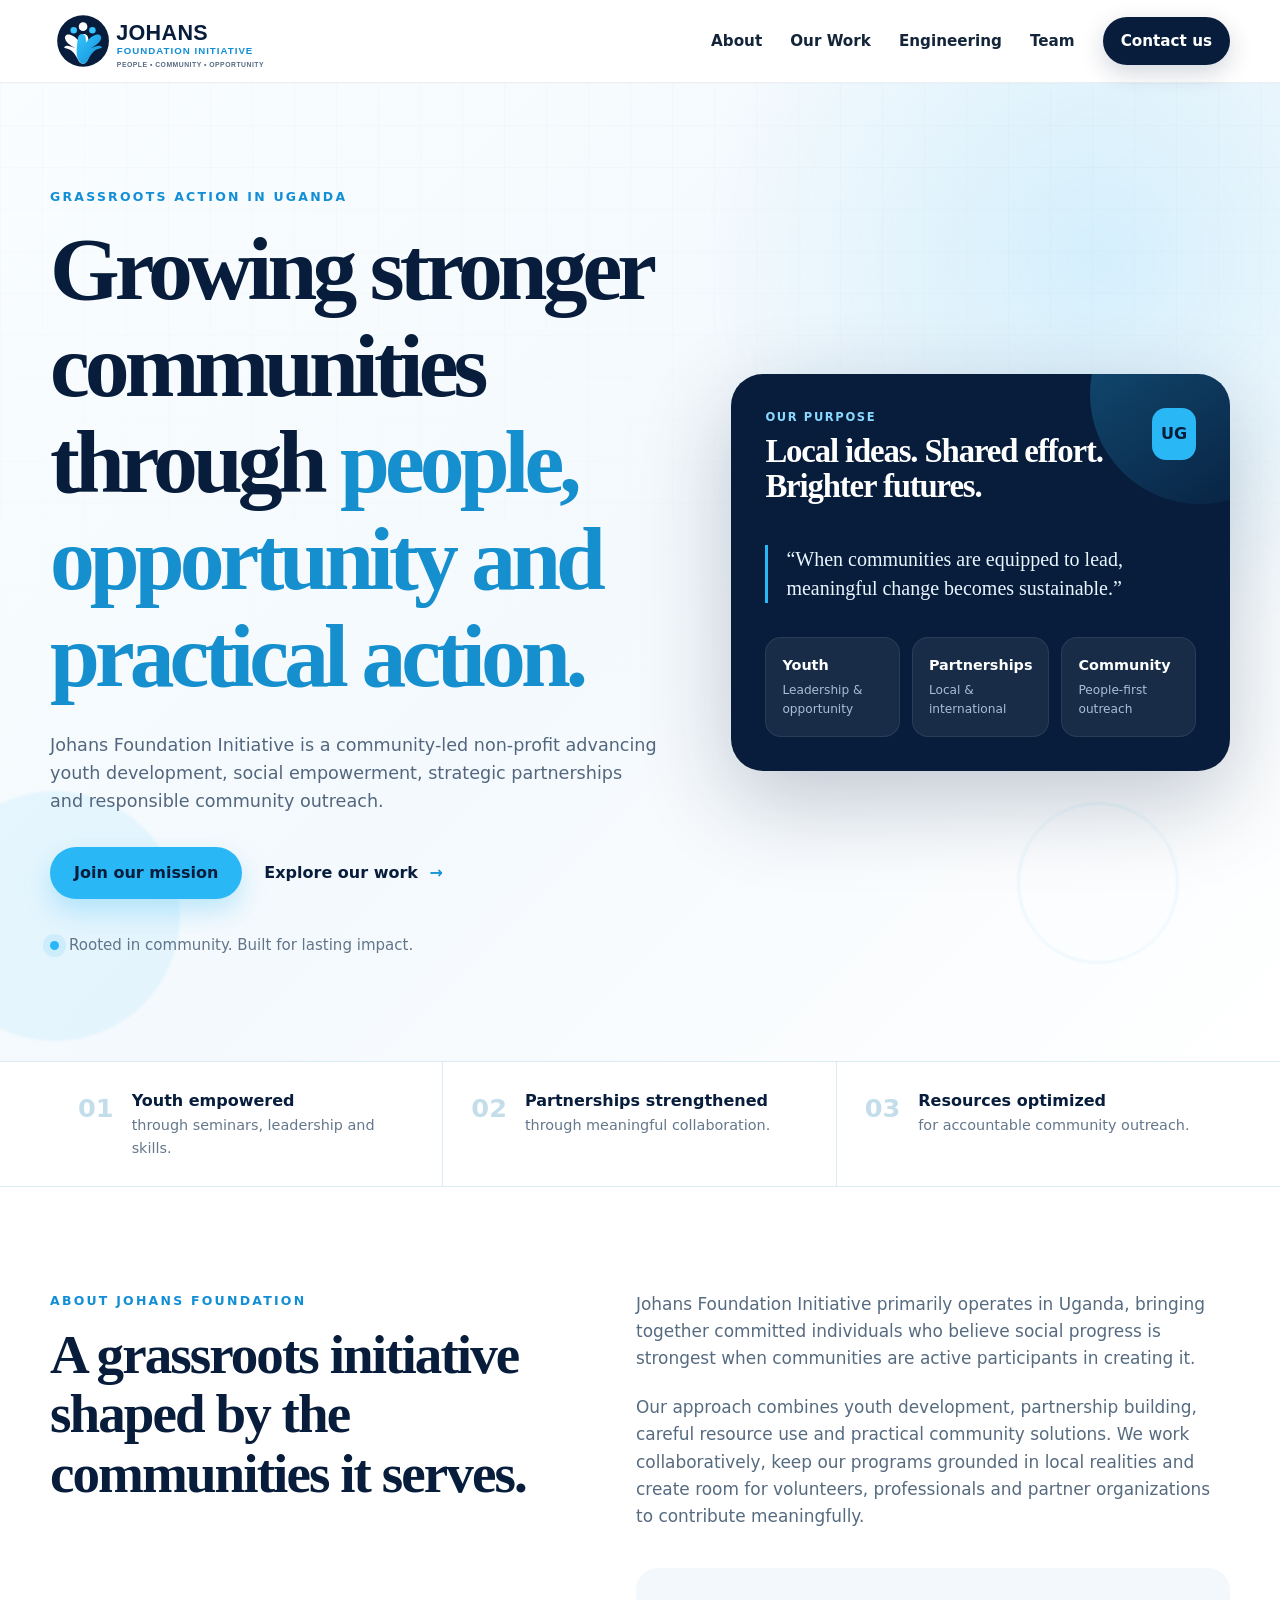
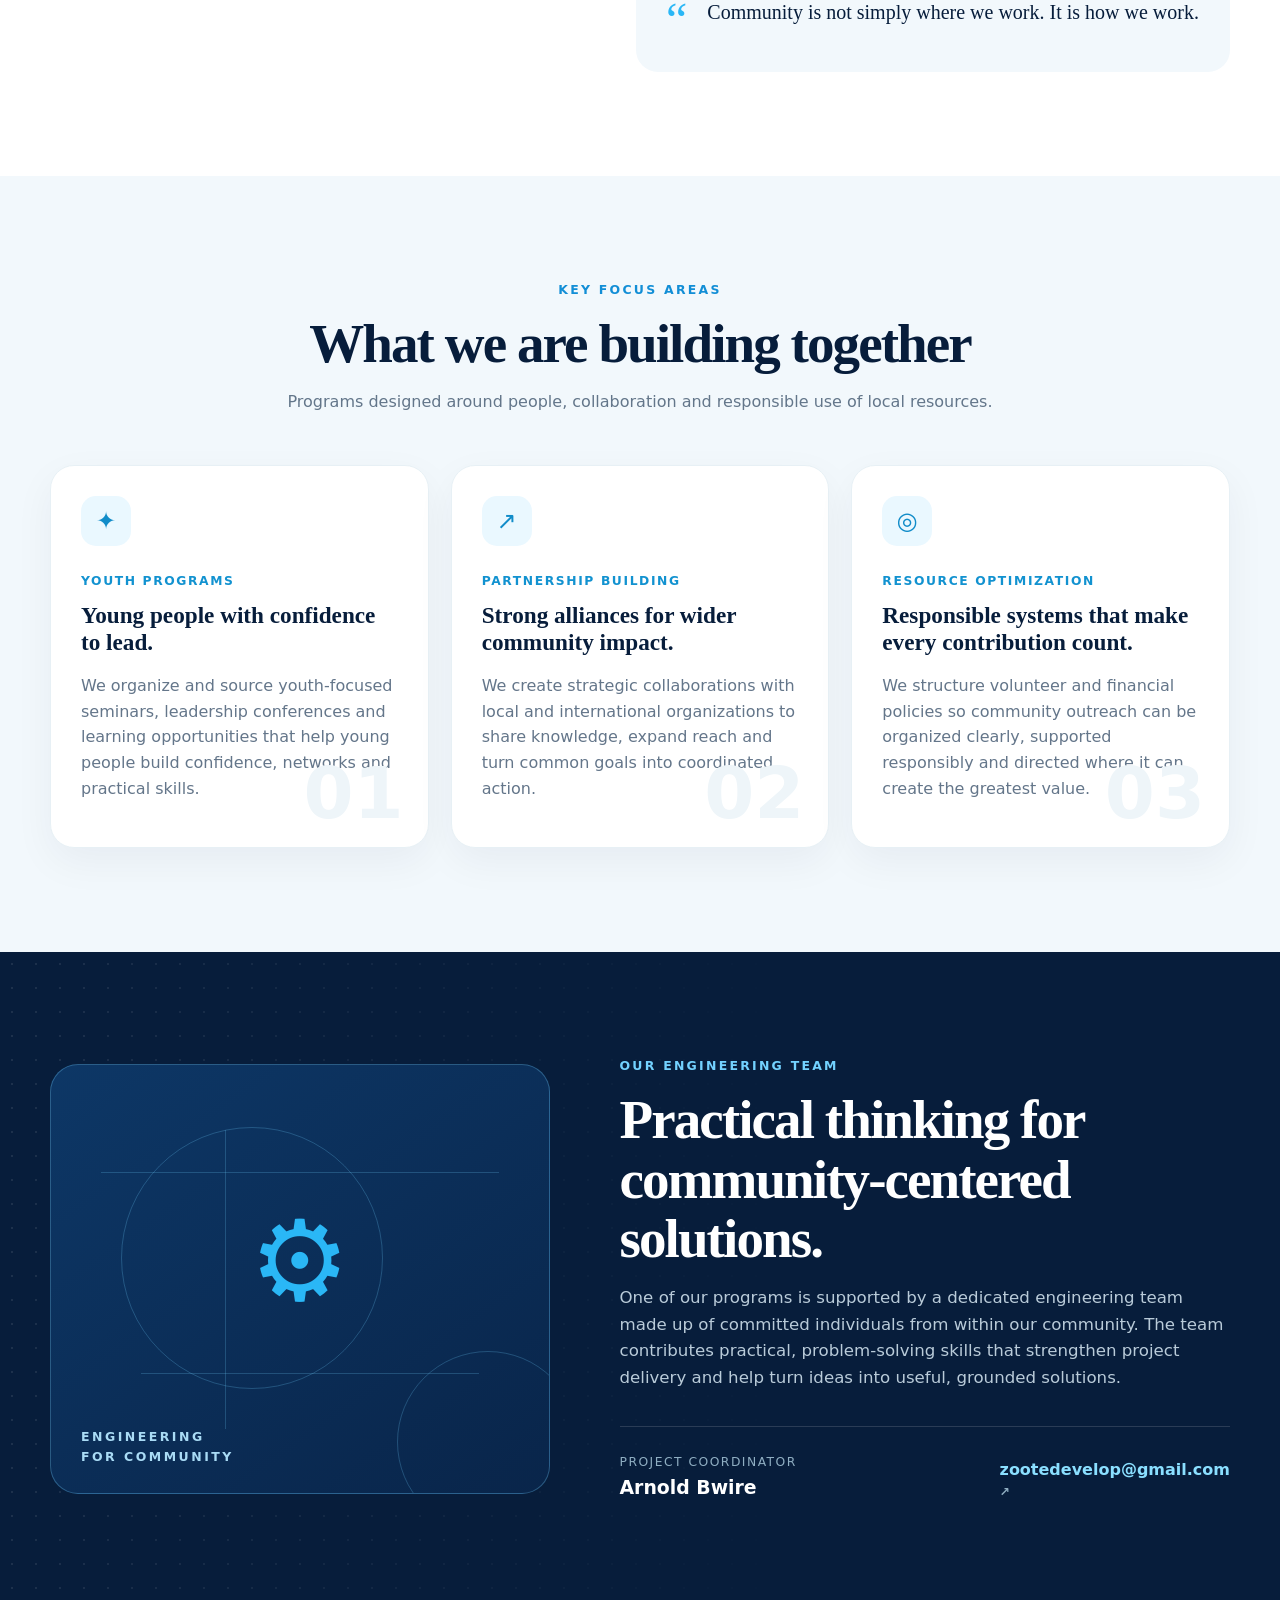
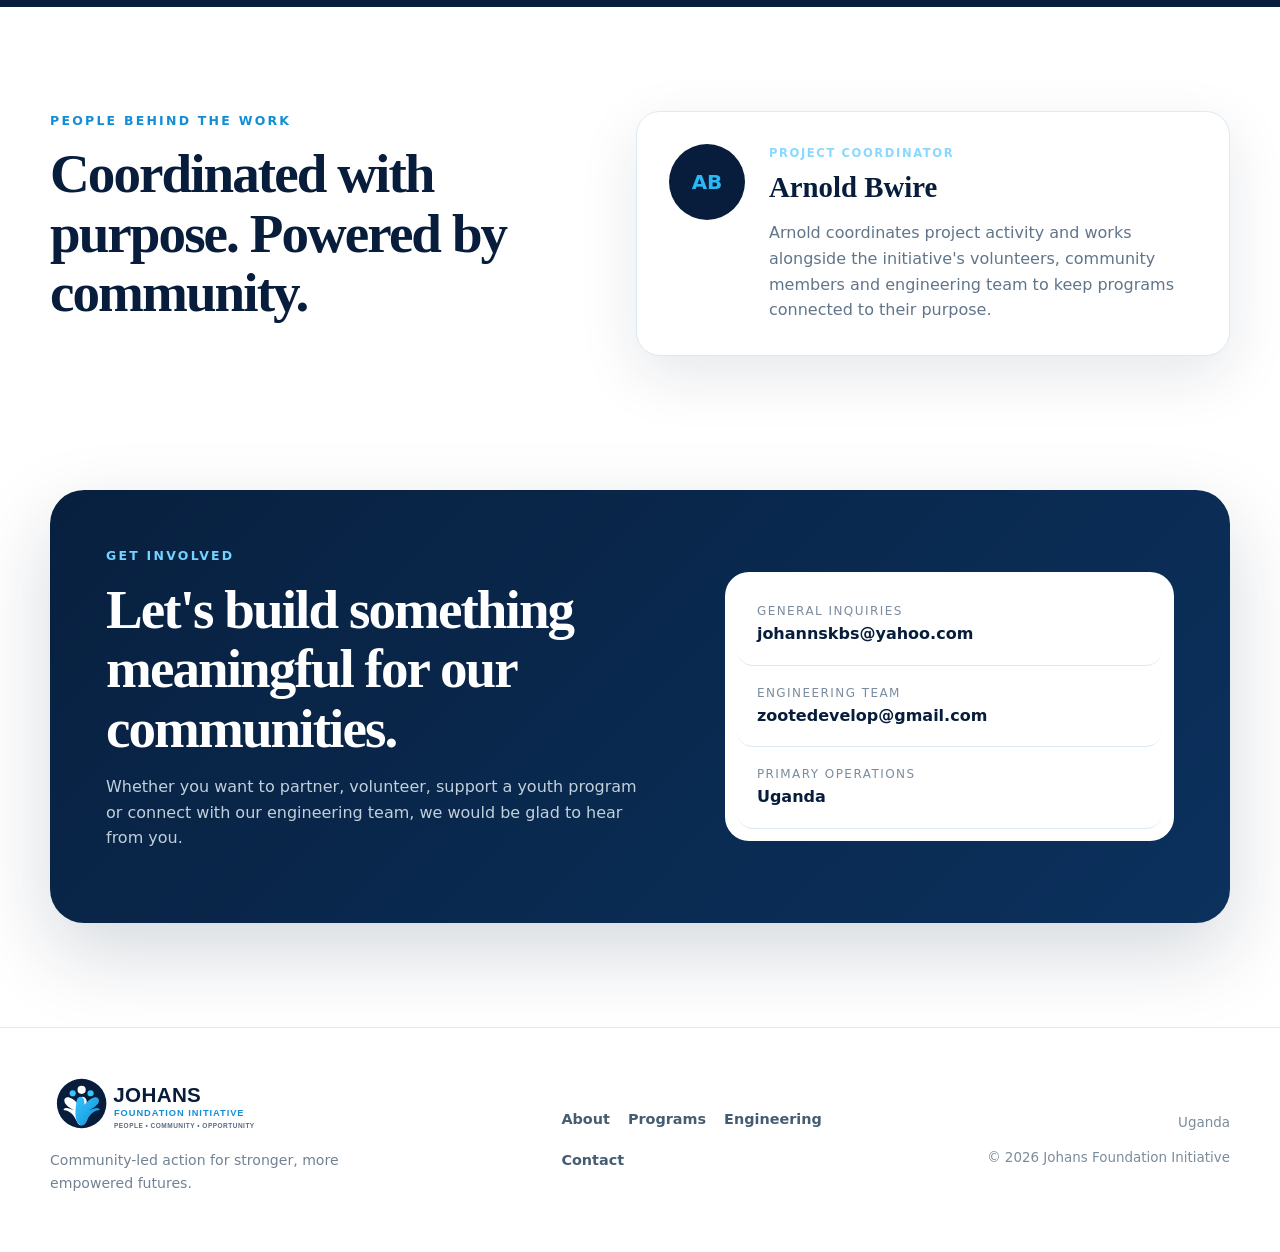
<file: index.html>
<!DOCTYPE html>
<html lang="en">
<head>
  <meta charset="UTF-8" />
  <meta name="viewport" content="width=device-width, initial-scale=1.0" />
  <meta name="description" content="Johans Foundation Initiative is a grassroots non-profit in Uganda focused on youth development, partnerships, community empowerment and practical engineering solutions." />
  <meta name="theme-color" content="#071D3B" />
  <title>Johans Foundation Initiative | Uganda</title>
  <link rel="icon" href="logo.svg" type="image/svg+xml" />
  <link rel="stylesheet" href="styles.css" />
</head>
<body>
  <a class="skip-link" href="#main">Skip to content</a>

  <header class="site-header" id="home">
    <div class="container nav-wrap">
      <a class="brand" href="#home" aria-label="Johans Foundation Initiative home">
        <img src="logo.svg" alt="Johans Foundation Initiative" />
      </a>

      <button class="nav-toggle" aria-expanded="false" aria-controls="site-nav" aria-label="Open navigation">
        <span></span><span></span><span></span>
      </button>

      <nav id="site-nav" class="site-nav" aria-label="Primary navigation">
        <a href="#about">About</a>
        <a href="#focus">Our Work</a>
        <a href="#engineering">Engineering</a>
        <a href="#team">Team</a>
        <a href="#contact" class="nav-cta">Contact us</a>
      </nav>
    </div>
  </header>

  <main id="main">
    <section class="hero section">
      <div class="hero-orb hero-orb-one"></div>
      <div class="hero-orb hero-orb-two"></div>

      <div class="container hero-grid">
        <div class="hero-copy reveal">
          <p class="eyebrow">Grassroots action in Uganda</p>
          <h1>Growing stronger communities through <span>people, opportunity and practical action.</span></h1>
          <p class="hero-text">
            Johans Foundation Initiative is a community-led non-profit advancing youth development,
            social empowerment, strategic partnerships and responsible community outreach.
          </p>
          <div class="hero-actions">
            <a class="btn btn-primary" href="#contact">Join our mission</a>
            <a class="text-link" href="#focus">Explore our work <span aria-hidden="true">→</span></a>
          </div>
          <div class="hero-note">
            <span class="pulse-dot" aria-hidden="true"></span>
            Rooted in community. Built for lasting impact.
          </div>
        </div>

        <div class="hero-card reveal">
          <div class="hero-card-top">
            <div>
              <p class="mini-label">Our purpose</p>
              <h2>Local ideas. Shared effort. Brighter futures.</h2>
            </div>
            <div class="uganda-mark" aria-hidden="true">UG</div>
          </div>
          <div class="hero-quote">
            “When communities are equipped to lead, meaningful change becomes sustainable.”
          </div>
          <div class="hero-points">
            <div><strong>Youth</strong><span>Leadership & opportunity</span></div>
            <div><strong>Partnerships</strong><span>Local & international</span></div>
            <div><strong>Community</strong><span>People-first outreach</span></div>
          </div>
        </div>
      </div>
    </section>

    <section class="trust-strip" aria-label="Johans Foundation commitments">
      <div class="container trust-grid">
        <div><span>01</span><p><strong>Youth empowered</strong><br />through seminars, leadership and skills.</p></div>
        <div><span>02</span><p><strong>Partnerships strengthened</strong><br />through meaningful collaboration.</p></div>
        <div><span>03</span><p><strong>Resources optimized</strong><br />for accountable community outreach.</p></div>
      </div>
    </section>

    <section class="section about" id="about">
      <div class="container split-grid">
        <div class="section-heading reveal">
          <p class="eyebrow">About Johans Foundation</p>
          <h2>A grassroots initiative shaped by the communities it serves.</h2>
        </div>
        <div class="about-copy reveal">
          <p>
            Johans Foundation Initiative primarily operates in Uganda, bringing together committed
            individuals who believe social progress is strongest when communities are active participants
            in creating it.
          </p>
          <p>
            Our approach combines youth development, partnership building, careful resource use and practical
            community solutions. We work collaboratively, keep our programs grounded in local realities and
            create room for volunteers, professionals and partner organizations to contribute meaningfully.
          </p>
          <div class="quote-card">
            <span class="quote-mark">“</span>
            <p>Community is not simply where we work. It is how we work.</p>
          </div>
        </div>
      </div>
    </section>

    <section class="section focus" id="focus">
      <div class="container">
        <div class="center-heading reveal">
          <p class="eyebrow">Key focus areas</p>
          <h2>What we are building together</h2>
          <p>Programs designed around people, collaboration and responsible use of local resources.</p>
        </div>

        <div class="cards-grid">
          <article class="focus-card reveal">
            <div class="icon-badge" aria-hidden="true">✦</div>
            <p class="card-kicker">Youth Programs</p>
            <h3>Young people with confidence to lead.</h3>
            <p>
              We organize and source youth-focused seminars, leadership conferences and learning opportunities
              that help young people build confidence, networks and practical skills.
            </p>
            <span class="card-index">01</span>
          </article>

          <article class="focus-card reveal">
            <div class="icon-badge" aria-hidden="true">↗</div>
            <p class="card-kicker">Partnership Building</p>
            <h3>Strong alliances for wider community impact.</h3>
            <p>
              We create strategic collaborations with local and international organizations to share knowledge,
              expand reach and turn common goals into coordinated action.
            </p>
            <span class="card-index">02</span>
          </article>

          <article class="focus-card reveal">
            <div class="icon-badge" aria-hidden="true">◎</div>
            <p class="card-kicker">Resource Optimization</p>
            <h3>Responsible systems that make every contribution count.</h3>
            <p>
              We structure volunteer and financial policies so community outreach can be organized clearly,
              supported responsibly and directed where it can create the greatest value.
            </p>
            <span class="card-index">03</span>
          </article>
        </div>
      </div>
    </section>

    <section class="section engineering" id="engineering">
      <div class="container engineering-grid">
        <div class="engineering-visual reveal" aria-hidden="true">
          <div class="blueprint">
            <span class="bp-line bp-a"></span>
            <span class="bp-line bp-b"></span>
            <span class="bp-line bp-c"></span>
            <div class="gear">⚙</div>
            <p>ENGINEERING<br />FOR COMMUNITY</p>
          </div>
        </div>

        <div class="engineering-copy reveal">
          <p class="eyebrow light">Our engineering team</p>
          <h2>Practical thinking for community-centered solutions.</h2>
          <p>
            One of our programs is supported by a dedicated engineering team made up of committed individuals
            from within our community. The team contributes practical, problem-solving skills that strengthen
            project delivery and help turn ideas into useful, grounded solutions.
          </p>
          <div class="engineering-contact">
            <div>
              <span>Project Coordinator</span>
              <strong>Arnold Bwire</strong>
            </div>
            <a href="mailto:zootedevelop@gmail.com">zootedevelop@gmail.com <span aria-hidden="true">↗</span></a>
          </div>
        </div>
      </div>
    </section>

    <section class="section team" id="team">
      <div class="container split-grid">
        <div class="section-heading reveal">
          <p class="eyebrow">People behind the work</p>
          <h2>Coordinated with purpose. Powered by community.</h2>
        </div>
        <div class="team-panel reveal">
          <div class="avatar">AB</div>
          <div>
            <p class="mini-label">Project Coordinator</p>
            <h3>Arnold Bwire</h3>
            <p>
              Arnold coordinates project activity and works alongside the initiative's volunteers,
              community members and engineering team to keep programs connected to their purpose.
            </p>
          </div>
        </div>
      </div>
    </section>

    <section class="section cta-section" id="contact">
      <div class="container cta-panel reveal">
        <div>
          <p class="eyebrow light">Get involved</p>
          <h2>Let's build something meaningful for our communities.</h2>
          <p>
            Whether you want to partner, volunteer, support a youth program or connect with our engineering
            team, we would be glad to hear from you.
          </p>
        </div>

        <div class="contact-box">
          <a href="mailto:johannskbs@yahoo.com">
            <span>General inquiries</span>
            <strong>johannskbs@yahoo.com</strong>
          </a>
          <a href="mailto:zootedevelop@gmail.com">
            <span>Engineering team</span>
            <strong>zootedevelop@gmail.com</strong>
          </a>
          <div class="location-row">
            <span>Primary operations</span>
            <strong>Uganda</strong>
          </div>
        </div>
      </div>
    </section>
  </main>

  <footer class="site-footer">
    <div class="container footer-grid">
      <div class="footer-brand">
        <img src="logo.svg" alt="Johans Foundation Initiative" />
        <p>Community-led action for stronger, more empowered futures.</p>
      </div>
      <div class="footer-links">
        <a href="#about">About</a>
        <a href="#focus">Programs</a>
        <a href="#engineering">Engineering</a>
        <a href="#contact">Contact</a>
      </div>
      <div class="footer-meta">
        <p>Uganda</p>
        <p>© <span id="year"></span> Johans Foundation Initiative</p>
      </div>
    </div>
  </footer>

  <script src="script.js"></script>
</body>
</html>
</file>
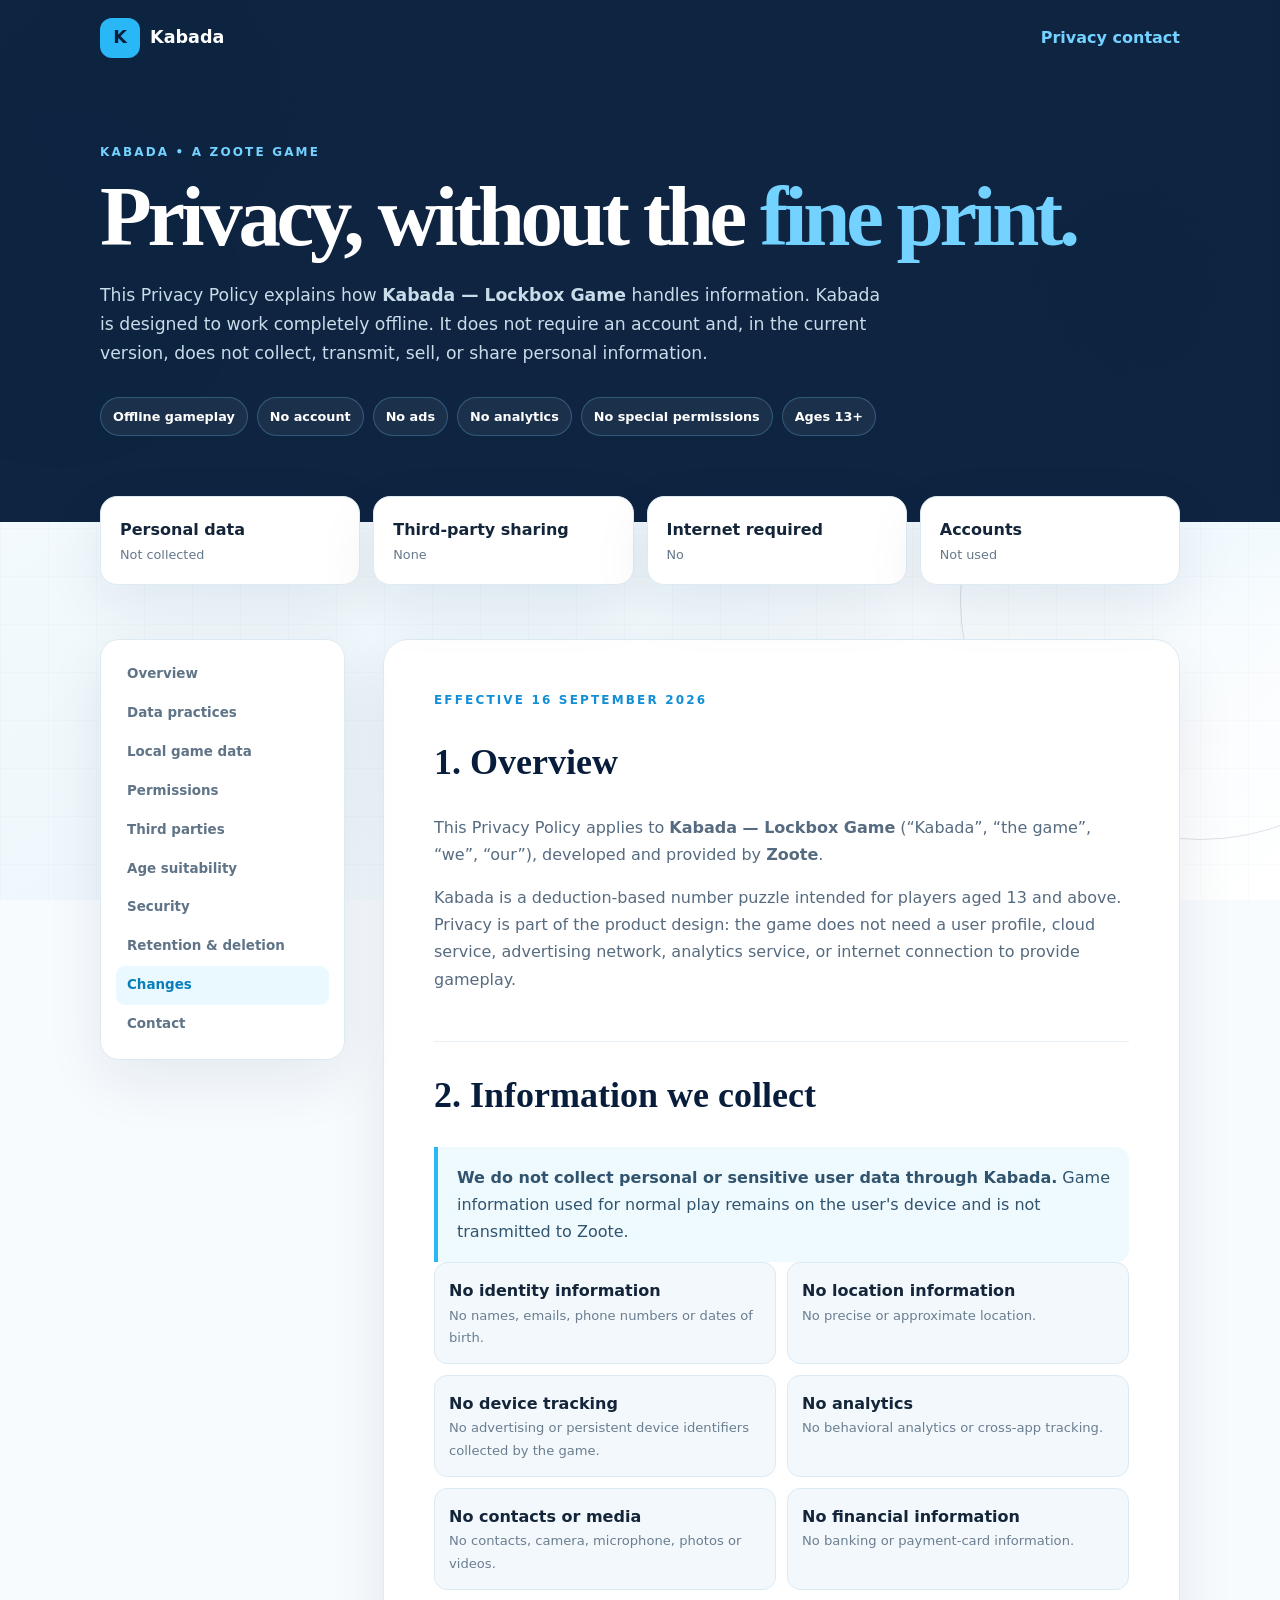
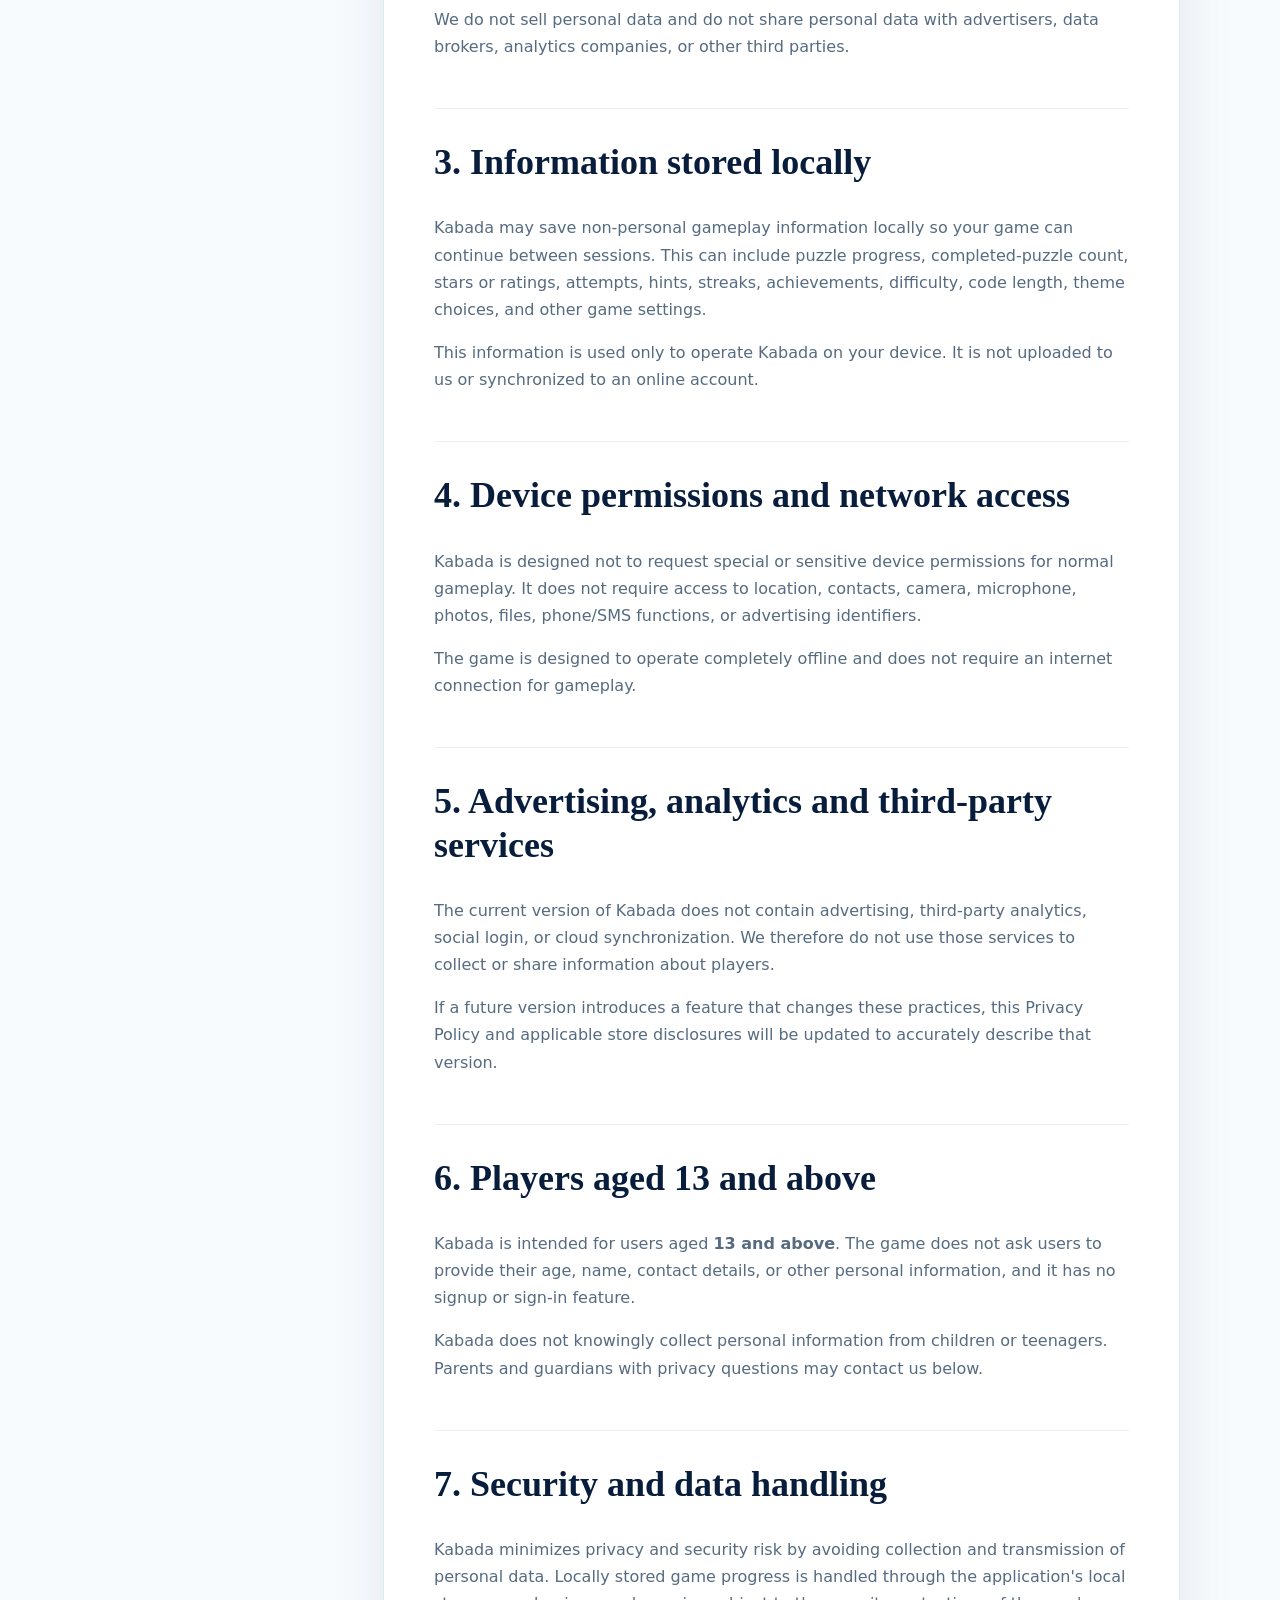
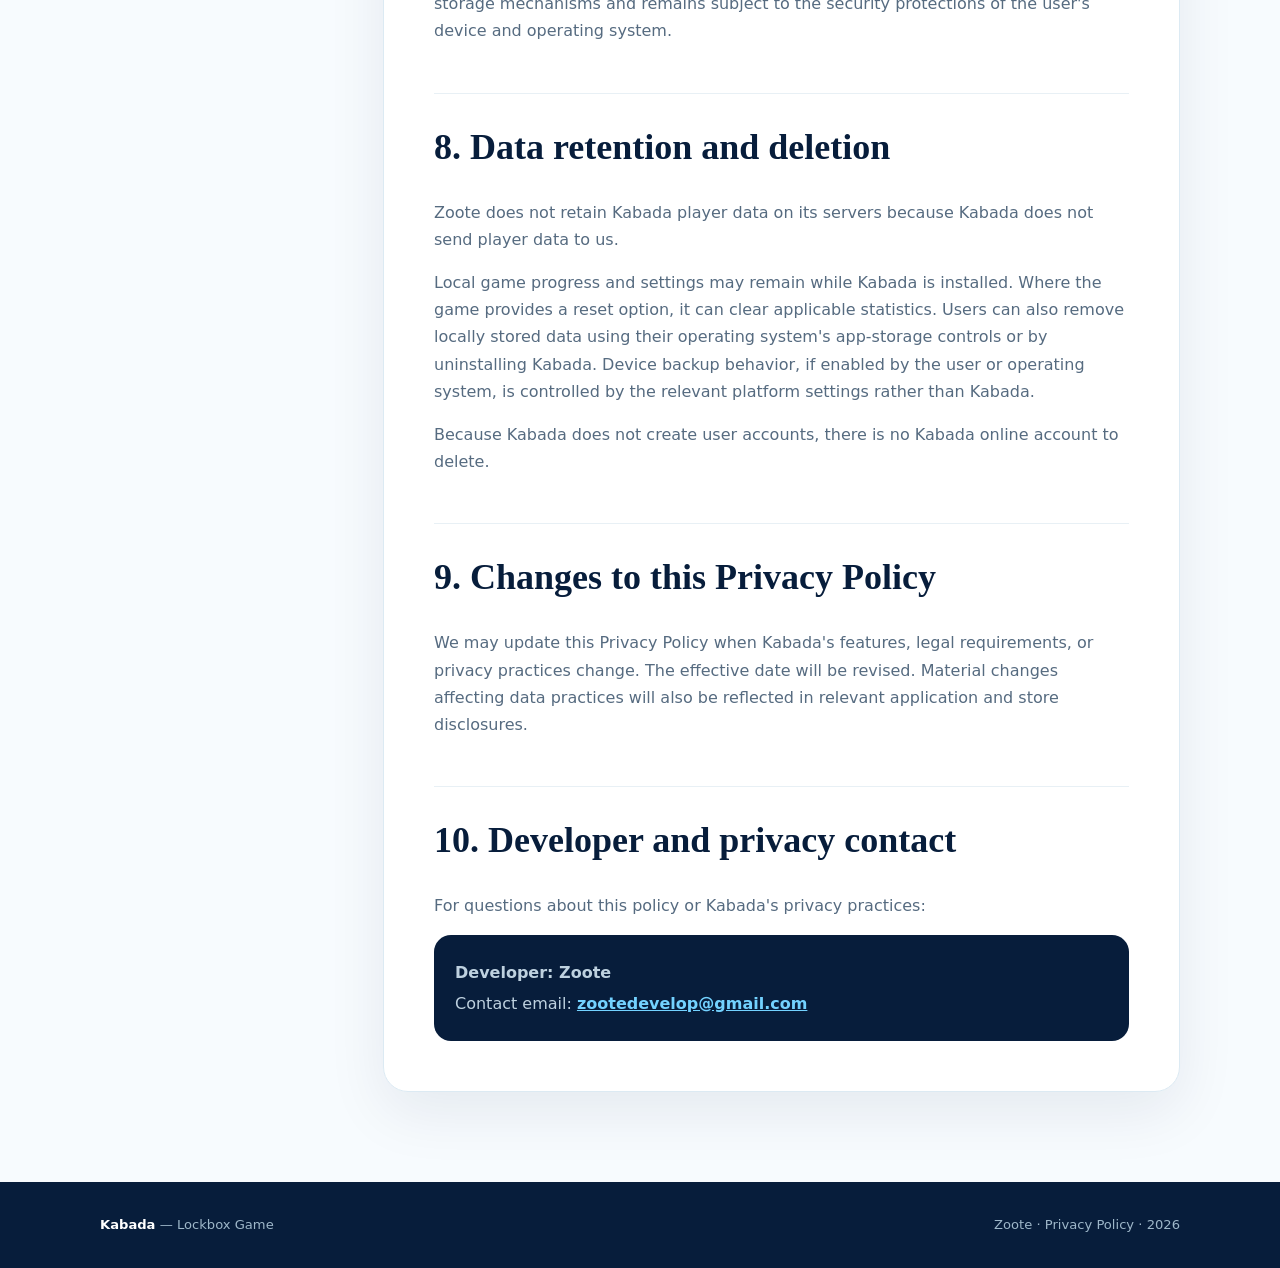
<file: privacy-policy.html>
<!doctype html><html lang="en"><head><meta charset="utf-8"><meta name="viewport" content="width=device-width,initial-scale=1"><meta name="theme-color" content="#071D3B"><title>Privacy Policy | Kabada — Lockbox Game</title>
<style>
:root{--n:#071D3B;--n2:#0B2D55;--s:#2AB7F6;--s2:#73D2FF;--w:#fff;--i:#14253A;--m:#66788C;--soft:#F2F8FC;--line:#DCEAF3}*{box-sizing:border-box}html{scroll-behavior:smooth}body{margin:0;font-family:Inter,system-ui,-apple-system,"Segoe UI",sans-serif;color:var(--i);background:#f7fbfe;line-height:1.7}.bg{position:fixed;inset:0;z-index:-2;overflow:hidden;background:radial-gradient(circle at 10% 10%,#2ab7f626,transparent 28%),radial-gradient(circle at 90% 35%,#73d2ff22,transparent 27%),linear-gradient(145deg,#f9fdff,#eef7fc 55%,#fff)}.grid{position:absolute;inset:0;opacity:.2;background-image:linear-gradient(#071d3b14 1px,transparent 1px),linear-gradient(90deg,#071d3b14 1px,transparent 1px);background-size:48px 48px;animation:move 28s linear infinite}.orb{position:absolute;border-radius:50%;animation:float 18s ease-in-out infinite alternate}.a{width:360px;height:360px;background:#2ab7f622;left:-120px;top:12%}.b{width:480px;height:480px;border:1px solid #071d3b20;right:-160px;top:40%;animation-delay:-7s}@keyframes float{to{transform:translate(80px,-55px) scale(1.12)}}@keyframes move{to{background-position:96px 48px}}.wrap{width:min(1080px,calc(100% - 34px));margin:auto}.top{background:#071d3bf7;color:#fff;overflow:hidden}.nav{height:76px;display:flex;align-items:center;justify-content:space-between}.brand{font-weight:900;font-size:1.1rem}.brand b{display:inline-grid;place-items:center;width:40px;height:40px;border-radius:12px;background:var(--s);color:var(--n);margin-right:10px}.nav a{color:var(--s2);text-decoration:none;font-weight:750}.hero{padding:66px 0 86px}.ey{color:var(--s2);text-transform:uppercase;letter-spacing:.18em;font-size:.75rem;font-weight:850}.hero h1,h2{font-family:Georgia,serif}.hero h1{font-size:clamp(3rem,7vw,5.3rem);line-height:1.04;letter-spacing:-.05em;margin:10px 0 20px}.hero h1 span{color:var(--s2)}.lead{color:#c9dce9;max-width:790px;font-size:1.08rem}.badges{display:flex;flex-wrap:wrap;gap:9px;margin-top:28px}.badges span{border:1px solid #73d2ff42;background:#ffffff0e;border-radius:99px;padding:8px 12px;font-size:.8rem;font-weight:750}main{padding:50px 0 90px}.summary{display:grid;grid-template-columns:repeat(4,1fr);gap:13px;margin-top:-76px;position:relative}.summary div,article,aside{background:#fff;border:1px solid var(--line);box-shadow:0 20px 60px #071d3b14}.summary div{border-radius:17px;padding:19px}.summary strong,.summary span{display:block}.summary span{color:var(--m);font-size:.8rem}.layout{display:grid;grid-template-columns:245px 1fr;gap:38px;margin-top:54px;align-items:start}aside{position:sticky;top:20px;border-radius:19px;padding:15px}aside a{display:block;padding:8px 11px;border-radius:9px;text-decoration:none;color:#607488;font-size:.84rem;font-weight:650}aside a:hover,aside a.on{background:#eaf8ff;color:#087fbb}article{border-radius:25px;padding:clamp(24px,5vw,50px)}section{scroll-margin-top:25px;padding-bottom:32px;margin-bottom:32px;border-bottom:1px solid #e8f0f5}section:last-child{border:0;margin:0;padding:0}h2{font-size:clamp(1.7rem,3vw,2.25rem);line-height:1.2;color:var(--n)}p,li{color:#566b80}.call{border-left:4px solid var(--s);background:#effaff;padding:17px 19px;border-radius:0 13px 13px 0}.call p{margin:0;color:#31546e}.cards{display:grid;grid-template-columns:1fr 1fr;gap:11px}.cards div{background:var(--soft);border:1px solid var(--line);border-radius:13px;padding:14px}.cards strong,.cards span{display:block}.cards span{font-size:.82rem;color:#6b7e90}.contact{background:var(--n);border-radius:17px;padding:21px}.contact p{margin:3px 0;color:#bed1df}.contact a{color:var(--s2);font-weight:800}footer{background:var(--n);color:#9eb7c9;padding:32px 0;font-size:.82rem}.foot{display:flex;justify-content:space-between;gap:18px;flex-wrap:wrap}.reveal{opacity:0;transform:translateY(12px);transition:.65s}.reveal.show{opacity:1;transform:none}@media(max-width:800px){.summary{grid-template-columns:1fr 1fr}.layout{grid-template-columns:1fr}aside{position:relative;display:flex;overflow:auto;white-space:nowrap}aside a{flex:0 0 auto}}@media(max-width:520px){.summary,.cards{grid-template-columns:1fr}.nav a{display:none}}@media(prefers-reduced-motion:reduce){.grid,.orb{animation:none}.reveal{opacity:1;transform:none}}
</style></head><body><div class="bg" aria-hidden="true"><div class="grid"></div><i class="orb a"></i><i class="orb b"></i></div>
<header class="top"><div class="wrap nav"><div class="brand"><b>K</b>Kabada</div><a href="#contact">Privacy contact</a></div><div class="wrap hero"><div class="ey">Kabada • A Zoote Game</div><h1>Privacy, without the <span>fine print.</span></h1><p class="lead">This Privacy Policy explains how <strong>Kabada — Lockbox Game</strong> handles information. Kabada is designed to work completely offline. It does not require an account and, in the current version, does not collect, transmit, sell, or share personal information.</p><div class="badges"><span>Offline gameplay</span><span>No account</span><span>No ads</span><span>No analytics</span><span>No special permissions</span><span>Ages 13+</span></div></div></header>
<main class="wrap"><div class="summary reveal"><div><strong>Personal data</strong><span>Not collected</span></div><div><strong>Third-party sharing</strong><span>None</span></div><div><strong>Internet required</strong><span>No</span></div><div><strong>Accounts</strong><span>Not used</span></div></div><div class="layout">
<aside><a href="#overview">Overview</a><a href="#data">Data practices</a><a href="#local">Local game data</a><a href="#permissions">Permissions</a><a href="#third">Third parties</a><a href="#age">Age suitability</a><a href="#security">Security</a><a href="#retention">Retention & deletion</a><a href="#changes">Changes</a><a href="#contact">Contact</a></aside>
<article>
<section id="overview" class="reveal"><div class="ey" style="color:#128ed6">Effective 16 September 2026</div><h2>1. Overview</h2><p>This Privacy Policy applies to <strong>Kabada — Lockbox Game</strong> (“Kabada”, “the game”, “we”, “our”), developed and provided by <strong>Zoote</strong>.</p><p>Kabada is a deduction-based number puzzle intended for players aged 13 and above. Privacy is part of the product design: the game does not need a user profile, cloud service, advertising network, analytics service, or internet connection to provide gameplay.</p></section>
<section id="data" class="reveal"><h2>2. Information we collect</h2><div class="call"><p><strong>We do not collect personal or sensitive user data through Kabada.</strong> Game information used for normal play remains on the user's device and is not transmitted to Zoote.</p></div><div class="cards"><div><strong>No identity information</strong><span>No names, emails, phone numbers or dates of birth.</span></div><div><strong>No location information</strong><span>No precise or approximate location.</span></div><div><strong>No device tracking</strong><span>No advertising or persistent device identifiers collected by the game.</span></div><div><strong>No analytics</strong><span>No behavioral analytics or cross-app tracking.</span></div><div><strong>No contacts or media</strong><span>No contacts, camera, microphone, photos or videos.</span></div><div><strong>No financial information</strong><span>No banking or payment-card information.</span></div></div><p>We do not sell personal data and do not share personal data with advertisers, data brokers, analytics companies, or other third parties.</p></section>
<section id="local" class="reveal"><h2>3. Information stored locally</h2><p>Kabada may save non-personal gameplay information locally so your game can continue between sessions. This can include puzzle progress, completed-puzzle count, stars or ratings, attempts, hints, streaks, achievements, difficulty, code length, theme choices, and other game settings.</p><p>This information is used only to operate Kabada on your device. It is not uploaded to us or synchronized to an online account.</p></section>
<section id="permissions" class="reveal"><h2>4. Device permissions and network access</h2><p>Kabada is designed not to request special or sensitive device permissions for normal gameplay. It does not require access to location, contacts, camera, microphone, photos, files, phone/SMS functions, or advertising identifiers.</p><p>The game is designed to operate completely offline and does not require an internet connection for gameplay.</p></section>
<section id="third" class="reveal"><h2>5. Advertising, analytics and third-party services</h2><p>The current version of Kabada does not contain advertising, third-party analytics, social login, or cloud synchronization. We therefore do not use those services to collect or share information about players.</p><p>If a future version introduces a feature that changes these practices, this Privacy Policy and applicable store disclosures will be updated to accurately describe that version.</p></section>
<section id="age" class="reveal"><h2>6. Players aged 13 and above</h2><p>Kabada is intended for users aged <strong>13 and above</strong>. The game does not ask users to provide their age, name, contact details, or other personal information, and it has no signup or sign-in feature.</p><p>Kabada does not knowingly collect personal information from children or teenagers. Parents and guardians with privacy questions may contact us below.</p></section>
<section id="security" class="reveal"><h2>7. Security and data handling</h2><p>Kabada minimizes privacy and security risk by avoiding collection and transmission of personal data. Locally stored game progress is handled through the application's local storage mechanisms and remains subject to the security protections of the user's device and operating system.</p></section>
<section id="retention" class="reveal"><h2>8. Data retention and deletion</h2><p>Zoote does not retain Kabada player data on its servers because Kabada does not send player data to us.</p><p>Local game progress and settings may remain while Kabada is installed. Where the game provides a reset option, it can clear applicable statistics. Users can also remove locally stored data using their operating system's app-storage controls or by uninstalling Kabada. Device backup behavior, if enabled by the user or operating system, is controlled by the relevant platform settings rather than Kabada.</p><p>Because Kabada does not create user accounts, there is no Kabada online account to delete.</p></section>
<section id="changes" class="reveal"><h2>9. Changes to this Privacy Policy</h2><p>We may update this Privacy Policy when Kabada's features, legal requirements, or privacy practices change. The effective date will be revised. Material changes affecting data practices will also be reflected in relevant application and store disclosures.</p></section>
<section id="contact" class="reveal"><h2>10. Developer and privacy contact</h2><p>For questions about this policy or Kabada's privacy practices:</p><div class="contact"><p><strong>Developer: Zoote</strong></p><p>Contact email: <a href="mailto:zootedevelop@gmail.com">zootedevelop@gmail.com</a></p></div></section>
</article></div></main><footer><div class="wrap foot"><span><strong style="color:#fff">Kabada</strong> — Lockbox Game</span><span>Zoote · Privacy Policy · <span id="year"></span></span></div></footer>
<script>document.getElementById("year").textContent=new Date().getFullYear();const reduce=matchMedia("(prefers-reduced-motion: reduce)").matches;if(!reduce){const o=new IntersectionObserver(es=>es.forEach(e=>{if(e.isIntersecting){e.target.classList.add("show");o.unobserve(e.target)}}),{threshold:.08});document.querySelectorAll(".reveal").forEach(x=>o.observe(x))}else document.querySelectorAll(".reveal").forEach(x=>x.classList.add("show"));const ls=[...document.querySelectorAll("aside a")];new IntersectionObserver(es=>es.forEach(e=>{if(e.isIntersecting)ls.forEach(a=>a.classList.toggle("on",a.getAttribute("href")==="#"+e.target.id))}),{rootMargin:"-20% 0px -65% 0px"}).observe(document.querySelector("article section"));document.querySelectorAll("article section").forEach((s,i)=>{if(i)new IntersectionObserver(es=>es.forEach(e=>{if(e.isIntersecting)ls.forEach(a=>a.classList.toggle("on",a.getAttribute("href")==="#"+e.target.id))}),{rootMargin:"-20% 0px -65% 0px"}).observe(s)});</script></body></html>
</file>
<file: styles.css>
:root{
  --navy:#071D3B;
  --navy-2:#0B2D55;
  --sky:#2AB7F6;
  --sky-2:#73D2FF;
  --white:#FFFFFF;
  --ink:#14253A;
  --muted:#66788C;
  --soft:#F2F8FC;
  --line:#DCEAF3;
  --radius:24px;
  --shadow:0 20px 60px rgba(7,29,59,.10);
}

*{box-sizing:border-box}
html{scroll-behavior:smooth}
body{
  margin:0;
  font-family:Inter, ui-sans-serif, system-ui, -apple-system, BlinkMacSystemFont, "Segoe UI", sans-serif;
  color:var(--ink);
  background:var(--white);
  line-height:1.6;
  -webkit-font-smoothing:antialiased;
}
img{max-width:100%;display:block}
a{color:inherit}
button,input,textarea{font:inherit}
.container{width:min(1180px, calc(100% - 40px));margin-inline:auto}
.section{padding:104px 0}
.skip-link{
  position:absolute;left:-999px;top:10px;z-index:9999;
  background:#fff;color:var(--navy);padding:10px 14px;border-radius:8px
}
.skip-link:focus{left:10px}

.site-header{
  position:sticky;top:0;z-index:100;
  background:rgba(255,255,255,.92);
  backdrop-filter:blur(14px);
  border-bottom:1px solid rgba(7,29,59,.07);
}
.nav-wrap{
  min-height:82px;display:flex;align-items:center;justify-content:space-between;gap:28px;
}
.brand img{width:230px;height:auto}
.site-nav{display:flex;align-items:center;gap:28px;font-size:.95rem;font-weight:650}
.site-nav a{text-decoration:none;position:relative}
.site-nav a:not(.nav-cta)::after{
  content:"";position:absolute;left:0;right:100%;bottom:-6px;height:2px;
  background:var(--sky);transition:.25s ease
}
.site-nav a:hover::after{right:0}
.nav-cta{
  background:var(--navy);color:#fff;padding:12px 18px;border-radius:999px;
  box-shadow:0 8px 24px rgba(7,29,59,.18)
}
.nav-toggle{display:none;background:none;border:0;padding:6px;cursor:pointer}
.nav-toggle span{display:block;width:26px;height:2px;background:var(--navy);margin:5px 0}

.hero{
  min-height:720px;display:flex;align-items:center;position:relative;overflow:hidden;
  background:
    radial-gradient(circle at 86% 18%, rgba(42,183,246,.16), transparent 30%),
    linear-gradient(135deg,#f9fdff 0%,#f4f9fd 50%,#fff 100%);
}
.hero::before{
  content:"";position:absolute;inset:0;opacity:.22;pointer-events:none;
  background-image:linear-gradient(rgba(7,29,59,.08) 1px, transparent 1px),
                   linear-gradient(90deg, rgba(7,29,59,.08) 1px, transparent 1px);
  background-size:42px 42px;
  mask-image:linear-gradient(to bottom,black,transparent 78%);
}
.hero-grid{
  position:relative;z-index:1;display:grid;grid-template-columns:1.1fr .9fr;gap:72px;align-items:center;
}
.eyebrow{
  margin:0 0 14px;color:#128ED6;font-size:.78rem;font-weight:800;
  text-transform:uppercase;letter-spacing:.18em
}
.eyebrow.light{color:var(--sky-2)}
h1,h2,h3{font-family:Georgia, "Times New Roman", serif;line-height:1.08;color:var(--navy);margin:0}
h1{font-size:clamp(3rem,7vw,5.7rem);letter-spacing:-.055em;max-width:820px}
h1 span{color:#158FCE}
h2{font-size:clamp(2.2rem,4.3vw,3.8rem);letter-spacing:-.035em}
h3{font-size:1.45rem;line-height:1.2}
.hero-text{font-size:1.1rem;max-width:660px;color:#52677f;margin:26px 0 32px}
.hero-actions{display:flex;gap:22px;align-items:center;flex-wrap:wrap}
.btn{
  display:inline-flex;align-items:center;justify-content:center;min-height:52px;padding:0 24px;
  border-radius:999px;text-decoration:none;font-weight:800;transition:.25s ease
}
.btn-primary{background:var(--sky);color:var(--navy);box-shadow:0 12px 26px rgba(42,183,246,.28)}
.btn-primary:hover{transform:translateY(-2px);box-shadow:0 16px 34px rgba(42,183,246,.34)}
.text-link{text-decoration:none;font-weight:800;color:var(--navy)}
.text-link span{color:#1294d5;margin-left:6px}
.hero-note{margin-top:34px;color:#61758a;font-size:.94rem;display:flex;align-items:center;gap:10px}
.pulse-dot{width:9px;height:9px;border-radius:50%;background:var(--sky);box-shadow:0 0 0 7px rgba(42,183,246,.12)}

.hero-card{
  background:var(--navy);color:#fff;border-radius:32px;padding:34px;box-shadow:0 30px 90px rgba(7,29,59,.23);
  position:relative;overflow:hidden
}
.hero-card::after{
  content:"";position:absolute;width:220px;height:220px;border-radius:50%;right:-80px;top:-90px;
  background:linear-gradient(145deg,var(--sky),transparent);opacity:.34
}
.hero-card-top{position:relative;z-index:1;display:flex;gap:16px;justify-content:space-between;align-items:flex-start}
.hero-card h2{font-size:2.05rem;color:#fff;max-width:440px}
.mini-label{margin:0 0 8px;color:#89D9FF;text-transform:uppercase;letter-spacing:.14em;font-size:.72rem;font-weight:800}
.uganda-mark{display:grid;place-items:center;width:52px;height:52px;border-radius:14px;background:var(--sky);color:var(--navy);font-weight:900}
.hero-quote{margin:40px 0 34px;border-left:3px solid var(--sky);padding-left:18px;font-family:Georgia,serif;font-size:1.25rem;line-height:1.45;color:#e8f6ff}
.hero-points{display:grid;grid-template-columns:repeat(3,1fr);gap:12px}
.hero-points div{padding:16px;border-radius:16px;background:rgba(255,255,255,.07);border:1px solid rgba(255,255,255,.08)}
.hero-points strong,.hero-points span{display:block}
.hero-points strong{font-size:.9rem}
.hero-points span{font-size:.76rem;color:#a9bed2;margin-top:4px}

.hero-orb{position:absolute;border-radius:50%;filter:blur(1px)}
.hero-orb-one{width:250px;height:250px;background:rgba(42,183,246,.08);left:-70px;bottom:20px}
.hero-orb-two{width:160px;height:160px;border:1px solid rgba(42,183,246,.2);right:8%;bottom:10%}

.trust-strip{background:#fff;border-top:1px solid var(--line);border-bottom:1px solid var(--line)}
.trust-grid{display:grid;grid-template-columns:repeat(3,1fr)}
.trust-grid div{display:flex;gap:18px;padding:26px 28px;border-right:1px solid var(--line)}
.trust-grid div:last-child{border-right:0}
.trust-grid span{font-size:1.6rem;font-weight:900;color:#c4ddea}
.trust-grid p{margin:0;color:#64778b;font-size:.9rem}
.trust-grid strong{color:var(--navy);font-size:1rem}

.split-grid{display:grid;grid-template-columns:.9fr 1.1fr;gap:100px;align-items:start}
.section-heading{position:sticky;top:125px}
.section-heading h2{max-width:520px}
.about-copy>p{font-size:1.06rem;color:#566b80;margin:0 0 22px}
.quote-card{margin-top:38px;border-radius:22px;background:var(--soft);padding:28px 30px;display:flex;gap:20px;align-items:flex-start}
.quote-mark{font-family:Georgia,serif;font-size:3rem;color:var(--sky);line-height:1}
.quote-card p{margin:0;color:var(--navy);font-family:Georgia,serif;font-size:1.25rem}

.focus{background:var(--soft)}
.center-heading{text-align:center;max-width:760px;margin:0 auto 50px}
.center-heading>p:last-child{color:#63768a}
.cards-grid{display:grid;grid-template-columns:repeat(3,1fr);gap:22px}
.focus-card{
  background:#fff;border:1px solid #e7f0f5;border-radius:24px;padding:30px;position:relative;overflow:hidden;
  min-height:360px;box-shadow:0 14px 40px rgba(7,29,59,.05);transition:.3s ease
}
.focus-card:hover{transform:translateY(-6px);box-shadow:var(--shadow)}
.icon-badge{display:grid;place-items:center;width:50px;height:50px;border-radius:15px;background:#eaf8ff;color:#118cc9;font-size:1.5rem}
.card-kicker{margin:26px 0 10px;color:#1292d0;font-size:.77rem;font-weight:850;text-transform:uppercase;letter-spacing:.13em}
.focus-card p:not(.card-kicker){color:#64768a}
.card-index{position:absolute;right:24px;bottom:18px;font-size:4.5rem;font-weight:900;color:#eef5f9;line-height:1}

.engineering{background:var(--navy);color:#dbeaf6;position:relative;overflow:hidden}
.engineering::after{
  content:"";position:absolute;inset:0;
  background-image:radial-gradient(rgba(255,255,255,.09) 1px,transparent 1px);
  background-size:24px 24px;mask-image:linear-gradient(to right,black,transparent 65%)
}
.engineering-grid{position:relative;z-index:1;display:grid;grid-template-columns:.9fr 1.1fr;gap:70px;align-items:center}
.engineering h2{color:#fff}
.engineering-copy>p:not(.eyebrow){color:#b9cbd9;font-size:1.04rem}
.engineering-visual{min-height:430px}
.blueprint{
  height:430px;border-radius:28px;border:1px solid rgba(115,210,255,.3);position:relative;overflow:hidden;
  background:linear-gradient(145deg,#0d3766,#09254a)
}
.blueprint::before,.blueprint::after{
  content:"";position:absolute;border:1px solid rgba(115,210,255,.24);border-radius:50%
}
.blueprint::before{width:260px;height:260px;left:70px;top:62px}
.blueprint::after{width:180px;height:180px;right:-30px;bottom:-40px}
.gear{position:absolute;left:50%;top:46%;transform:translate(-50%,-50%);font-size:7rem;color:var(--sky)}
.blueprint p{position:absolute;left:30px;bottom:26px;margin:0;font-size:.78rem;letter-spacing:.2em;color:#a9dbf5;font-weight:800}
.bp-line{position:absolute;background:rgba(115,210,255,.22)}
.bp-a{height:1px;width:80%;left:10%;top:25%}
.bp-b{width:1px;height:70%;left:35%;top:15%}
.bp-c{height:1px;width:68%;left:18%;bottom:28%}
.engineering-contact{margin-top:34px;padding-top:26px;border-top:1px solid rgba(255,255,255,.14);display:flex;justify-content:space-between;gap:24px;align-items:end}
.engineering-contact span,.engineering-contact strong{display:block}
.engineering-contact span{font-size:.77rem;text-transform:uppercase;letter-spacing:.12em;color:#8faec2}
.engineering-contact strong{color:#fff;font-size:1.18rem}
.engineering-contact a{color:#8adfff;text-decoration:none;font-weight:800}

.team-panel{background:#fff;border:1px solid var(--line);border-radius:24px;padding:32px;display:flex;gap:24px;box-shadow:var(--shadow)}
.avatar{flex:0 0 76px;width:76px;height:76px;border-radius:50%;display:grid;place-items:center;background:var(--navy);color:var(--sky);font-weight:900;font-size:1.25rem}
.team-panel h3{font-size:1.8rem}
.team-panel p:last-child{color:#61758a;margin-bottom:0}

.cta-section{padding-top:30px}
.cta-panel{
  border-radius:34px;background:linear-gradient(135deg,#08203f,#0b315d);color:#fff;padding:56px;
  display:grid;grid-template-columns:1.1fr .9fr;gap:70px;align-items:center;
  box-shadow:0 30px 80px rgba(7,29,59,.17)
}
.cta-panel h2{color:#fff}
.cta-panel>div>p:not(.eyebrow){color:#c1d0dc;max-width:620px}
.contact-box{background:#fff;color:var(--navy);border-radius:24px;padding:12px}
.contact-box a,.location-row{
  display:block;padding:18px 20px;border-radius:16px;text-decoration:none;border-bottom:1px solid var(--line)
}
.contact-box a:last-of-type{border-bottom:1px solid var(--line)}
.contact-box a:hover{background:#f4fbff}
.contact-box span,.contact-box strong{display:block}
.contact-box span{font-size:.75rem;text-transform:uppercase;letter-spacing:.12em;color:#7a8c9e}
.contact-box strong{font-size:1rem;word-break:break-word}

.site-footer{padding:44px 0;background:#fff;border-top:1px solid var(--line)}
.footer-grid{display:grid;grid-template-columns:1.2fr .8fr .8fr;gap:40px;align-items:center}
.footer-brand img{width:220px}
.footer-brand p{color:#718294;font-size:.88rem;max-width:360px}
.footer-links{display:flex;gap:18px;flex-wrap:wrap}
.footer-links a{text-decoration:none;color:#455d73;font-weight:700;font-size:.9rem}
.footer-meta{text-align:right;color:#7b8c9c;font-size:.84rem}

.reveal{opacity:0;transform:translateY(18px);transition:opacity .7s ease, transform .7s ease}
.reveal.visible{opacity:1;transform:none}

@media (max-width: 980px){
  .section{padding:82px 0}
  .site-nav{
    position:absolute;top:82px;left:20px;right:20px;display:none;flex-direction:column;align-items:stretch;
    gap:4px;padding:16px;border:1px solid var(--line);background:#fff;border-radius:18px;box-shadow:var(--shadow)
  }
  .site-nav.open{display:flex}
  .site-nav a{padding:12px 14px}
  .nav-toggle{display:block}
  .hero{min-height:auto}
  .hero-grid,.split-grid,.engineering-grid,.cta-panel{grid-template-columns:1fr;gap:44px}
  .hero-grid{padding-top:30px}
  .section-heading{position:static}
  .cards-grid{grid-template-columns:1fr}
  .focus-card{min-height:auto}
  .trust-grid{grid-template-columns:1fr}
  .trust-grid div{border-right:0;border-bottom:1px solid var(--line)}
  .trust-grid div:last-child{border-bottom:0}
  .engineering-visual{min-height:auto}
  .blueprint{height:360px}
  .footer-grid{grid-template-columns:1fr}
  .footer-meta{text-align:left}
}

@media (max-width: 620px){
  .container{width:min(100% - 28px,1180px)}
  .section{padding:68px 0}
  .brand img{width:190px}
  .nav-wrap{min-height:74px}
  .site-nav{top:74px;left:14px;right:14px}
  h1{font-size:clamp(2.75rem,15vw,4.4rem)}
  h2{font-size:clamp(2rem,10vw,3rem)}
  .hero-card{padding:26px}
  .hero-card-top{display:block}
  .uganda-mark{margin-top:18px}
  .hero-points{grid-template-columns:1fr}
  .trust-grid div{padding-inline:8px}
  .engineering-contact{align-items:flex-start;flex-direction:column}
  .team-panel{flex-direction:column}
  .cta-panel{padding:30px}
  .footer-links{gap:12px}
}

@media (prefers-reduced-motion: reduce){
  html{scroll-behavior:auto}
  *,*::before,*::after{animation:none!important;transition:none!important}
  .reveal{opacity:1;transform:none}
}
</file>
